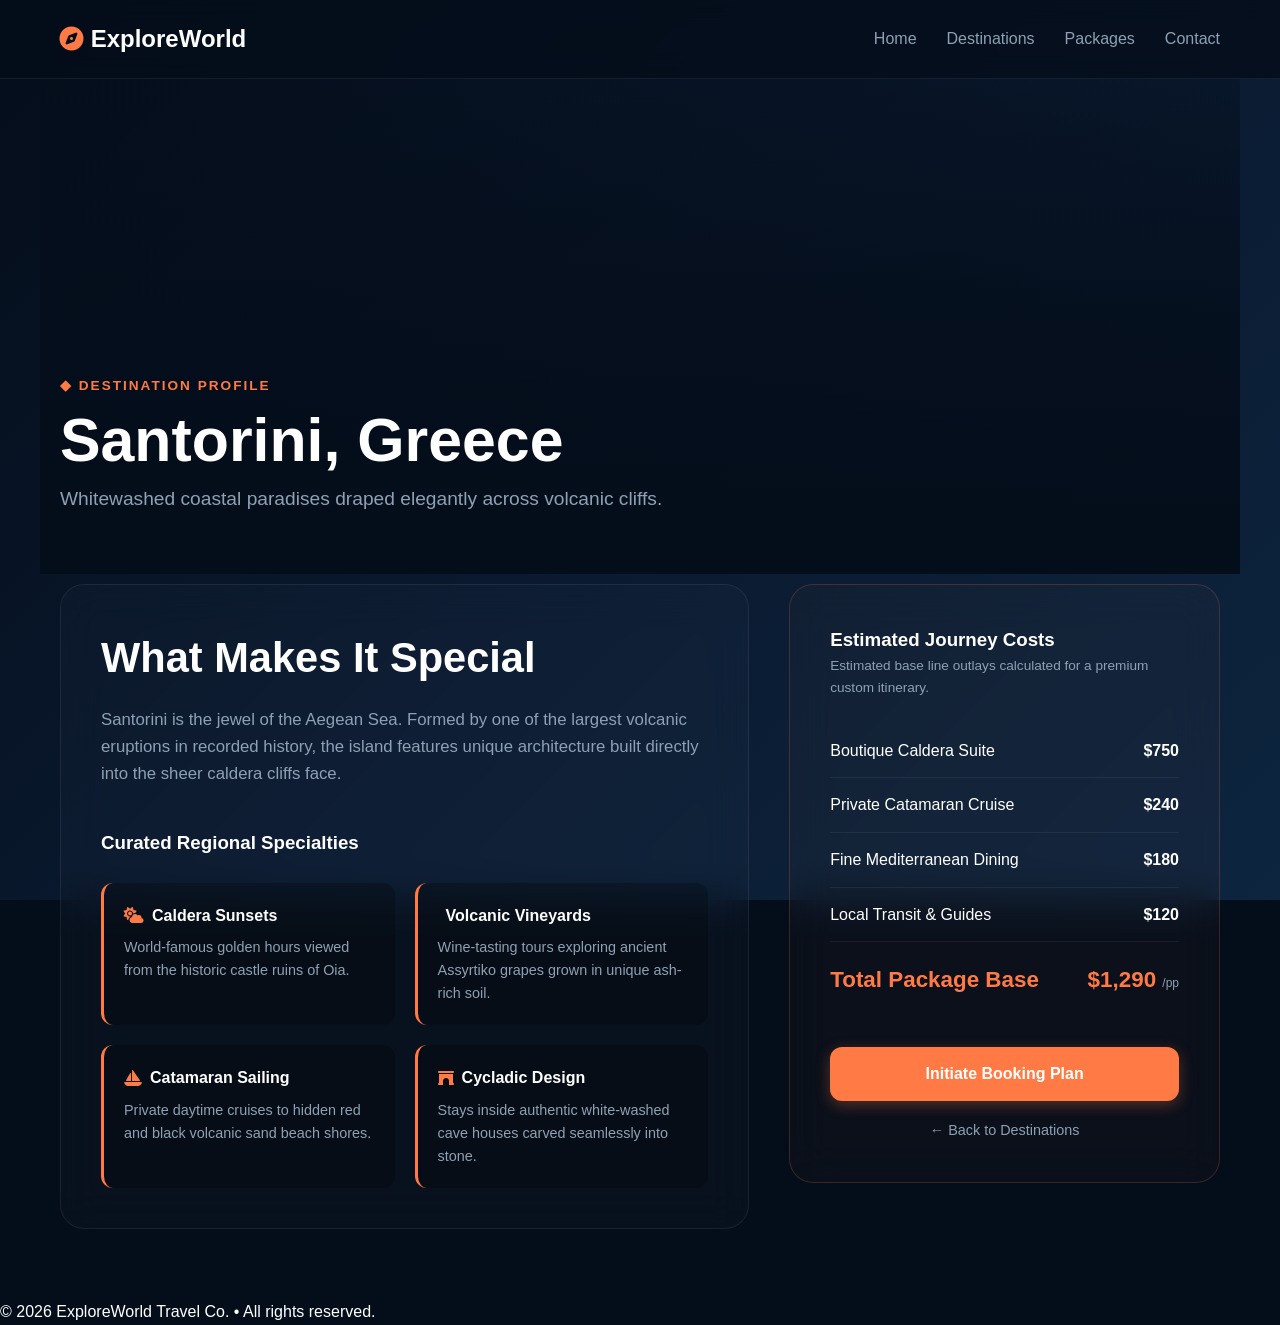
<file: details.html>
<!DOCTYPE html>
<html lang="en">
<head>
    <meta charset="UTF-8">
    <meta name="viewport" content="width=device-width, initial-scale=1.0">
    <title>Destination Profile | ExploreWorld</title>
    <link rel="stylesheet" href="style.css">
    <link rel="stylesheet" href="https://cdnjs.cloudflare.com/ajax/libs/font-awesome/6.4.0/css/all.min.css">
    <style>
        .details-hero {
            min-height: 55vh;
            background-size: cover;
            background-position: center;
            display: flex;
            align-items: flex-end;
            padding: 60px 20px;
            position: relative;
        }
        .details-hero::before {
            content: '';
            position: absolute;
            top: 0; left: 0; right: 0; bottom: 0;
            background: linear-gradient(rgba(4, 13, 26, 0.2), rgba(4, 13, 26, 0.95));
        }
        .hero-title-container {
            max-width: 1200px;
            margin: 0 auto;
            width: 100%;
            position: relative;
            z-index: 2;
        }
        .info-matrix {
            display: grid;
            grid-template-columns: 1.6fr 1fr;
            gap: 40px;
            margin-top: -30px;
            position: relative;
            z-index: 10;
        }
        .showcase-panel {
            background: rgba(255, 255, 255, 0.02);
            backdrop-filter: blur(20px);
            -webkit-backdrop-filter: blur(20px);
            border: 1px solid var(--glass-border);
            padding: 40px;
            border-radius: 24px;
            margin-bottom: 30px;
        }
        .spec-grid {
            display: grid;
            grid-template-columns: 1fr 1fr;
            gap: 20px;
            margin-top: 25px;
        }
        .spec-item {
            background: rgba(0, 0, 0, 0.25);
            padding: 20px;
            border-radius: 12px;
            border-left: 3px solid var(--accent-orange);
        }
        .spec-item h4 {
            margin-bottom: 8px;
            color: #fff;
            display: flex;
            align-items: center;
            gap: 8px;
        }
        .cost-row {
            display: flex;
            justify-content: space-between;
            padding: 14px 0;
            border-bottom: 1px solid rgba(255,255,255,0.06);
        }
        .cost-row.total {
            border-bottom: none;
            font-size: 1.4rem;
            font-weight: bold;
            color: var(--accent-orange);
            padding-top: 20px;
        }
        @media(max-width: 768px) {
            .info-matrix {
                grid-template-columns: 1fr;
                margin-top: 20px;
            }
            .spec-grid {
                grid-template-columns: 1fr;
            }
        }
    </style>
</head>
<body>

    <!-- Shared Navigation Bar -->
    <header>
        <div class="navbar">
            <div class="logo">
                <a href="index.html" style="color: inherit; text-decoration: none;"><i class="fa-solid fa-compass"></i> ExploreWorld</a>
            </div>
            <nav>
                <ul class="nav-links">
                    <li><a href="index.html#home">Home</a></li>
                    <li><a href="index.html#destinations">Destinations</a></li>
                    <li><a href="index.html#packages">Packages</a></li>
                    <li><a href="index.html#contact">Contact</a></li>
                </ul>
            </nav>
        </div>
    </header>

    <!-- Dynamic Target Hero Section -->
    <section class="details-hero" id="dynamicHero">
        <div class="hero-title-container">
            <p class="orange-label">&#9670; DESTINATION PROFILE</p>
            <h1 id="destTitle" style="font-size: 3.8rem; line-height: 1.1;">Loading...</h1>
            <p id="destSubtitle" style="color: var(--text-muted); font-size: 1.2rem; margin-top: 10px;"></p>
        </div>
    </section>

    <!-- Main Content Presentation Matrix -->
    <main style="max-width: 1200px; margin: 0 auto; padding: 40px 20px;">
        <div class="info-matrix">
            
            <!-- Left: Dynamic Specialties Block -->
            <div>
                <div class="showcase-panel">
                    <h2>What Makes It Special</h2>
                    <p id="destLongDesc" style="color: var(--text-muted); margin-top: 15px; font-size: 1.05rem;"></p>
                    
                    <h3 style="margin-top: 40px;">Curated Regional Specialties</h3>
                    <div class="spec-grid" id="specGridContainer">
                        <!-- Filled Programmatically by Engine -->
                    </div>
                </div>
            </div>

            <!-- Right: Cost Estimation Engine Wrap Card -->
            <div>
                <div class="showcase-panel" style="background: rgba(255, 122, 69, 0.03); border-color: rgba(255, 122, 69, 0.2);">
                    <h3>Estimated Journey Costs</h3>
                    <p style="font-size: 0.85rem; color: var(--text-muted); margin-bottom: 25px;">Estimated base line outlays calculated for a premium custom itinerary.</p>
                    
                    <div id="costItemsContainer">
                        <!-- Items rendered via script -->
                    </div>
                    
                    <div class="cost-row total">
                        <span>Total Package Base</span>
                        <span id="costTotalDisplay">$0 <span style="font-size: 0.75rem; color: var(--text-muted); font-weight: normal;">/pp</span></span>
                    </div>

                    <a href="index.html#contact" class="btn btn-primary" style="display: block; text-align: center; margin-top: 35px; border-radius: 12px; text-decoration: none;">Initiate Booking Plan</a>
                    <a href="index.html#destinations" style="display: block; text-align: center; margin-top: 18px; color: var(--text-muted); text-decoration: none; font-size: 0.9rem;">&larr; Back to Destinations</a>
                </div>
            </div>

        </div>
    </main>

    <!-- Static Footer Reference -->
    <footer>
        <p class="copyright">&copy; 2026 ExploreWorld Travel Co. • All rights reserved.</p>
    </footer>

    <!-- Core Dynamic Data Injector Script Engine -->
    <script>
        document.addEventListener("DOMContentLoaded", () => {
            // Master Database Array for all six key locations
            const destinationDatabase = {
                santorini: {
                    title: "Santorini, Greece",
                    subtitle: "Whitewashed coastal paradises draped elegantly across volcanic cliffs.",
                    image: "https://images.unsplash.com/photo-1570077188670-e3a8d69ac5ff?auto=format&fit=crop&w=1920&q=80",
                    desc: "Santorini is the jewel of the Aegean Sea. Formed by one of the largest volcanic eruptions in recorded history, the island features unique architecture built directly into the sheer caldera cliffs face.",
                    specialties: [
                        { icon: "fa-solid fa-cloud-sun", title: "Caldera Sunsets", text: "World-famous golden hours viewed from the historic castle ruins of Oia." },
                        { icon: "fa-solid fa-wine-glass-laverne", title: "Volcanic Vineyards", text: "Wine-tasting tours exploring ancient Assyrtiko grapes grown in unique ash-rich soil." },
                        { icon: "fa-solid fa-sailboat", title: "Catamaran Sailing", text: "Private daytime cruises to hidden red and black volcanic sand beach shores." },
                        { icon: "fa-solid fa-archway", title: "Cycladic Design", text: "Stays inside authentic white-washed cave houses carved seamlessly into stone." }
                    ],
                    costs: [ { item: "Boutique Caldera Suite", price: 750 }, { item: "Private Catamaran Cruise", price: 240 }, { item: "Fine Mediterranean Dining", price: 180 }, { item: "Local Transit & Guides", price: 120 } ],
                    total: "$1,290"
                },
                kyoto: {
                    title: "Kyoto, Japan",
                    subtitle: "The historic heart of traditional Japanese culture, shrines, and bamboo forests.",
                    image: "https://images.unsplash.com/photo-1493976040374-85c8e12f0c0e?auto=format&fit=crop&w=1920&q=80",
                    desc: "Kyoto offers a serene escape into historical Japan. Boasting thousands of classical Buddhist temples, gardens, imperial palaces, and traditional wooden merchant houses, it retains an atmosphere of timeless elegance.",
                    specialties: [
                        { icon: "fa-solid fa-tree", title: "Bamboo Forest Trails", text: "Early morning therapeutic walks through towering, whispering bamboo groves in Arashiyama." },
                        { icon: "fa-solid fa-torii-gate", title: "Torii Gate Shrines", text: "The iconic mountain hike winding through thousands of vermilion gates at Fushimi Inari." },
                        { icon: "fa-solid fa-mug-saucer", title: "Matcha Ceremonies", text: "Authentic, meditative tea rituals hosted by local master artisans in quiet wooden tea houses." },
                        { icon: "fa-solid fa-person-dress", title: "Gion Heritage Walk", text: "Evening excursions through flagstone lantern-lit streets rich with geisha culture history." }
                    ],
                    costs: [ { item: "Luxury Ryokan Stay", price: 980 }, { item: "Artisanal Kaiseki Dinners", price: 380 }, { item: "Private Temple Curator Tour", price: 300 }, { item: "Bullet Train Transfers", price: 180 } ],
                    total: "$1,840"
                },
                goa: {
                    title: "Goa, India",
                    subtitle: "Sunkissed golden coastlines intertwined with vibrant Portuguese colonial heritage.",
                    image: "https://images.unsplash.com/photo-1512343879784-a960bf40e7f2?auto=format&fit=crop&w=1920&q=80",
                    desc: "Stretching along the Arabian Sea, Goa blends scenic tropical beauty with a laid-back, rich lifestyle. Known for historic architecture, spice farms, and diverse coastal options, it caters perfectly to both relaxation and high energy.",
                    specialties: [
                        { icon: "fa-solid fa-umbrella-beach", title: "Unexplored Beaches", text: "Quiet retreat spaces hidden down south away from common foot traffic lanes." },
                        { icon: "fa-solid fa-church", title: "Latin Quarter Architecture", text: "Guided walking trips exploring bright pastel, historic Portuguese villas in Panjim." },
                        { icon: "fa-solid fa-pepper-hot", title: "Spice Plantations", text: "Sensory walking tours tracking raw vanilla, cardamon and cocoa farms with local lunches." },
                        { icon: "fa-solid fa-shrimp", title: "Seafood Gastronomy", text: "Beachside culinary shacks making rich, fresh, traditional coconut-infused curry dishes." }
                    ],
                    costs: [ { item: "Heritage Beach Villa", price: 210 }, { item: "Spice Plantation Charter", price: 60 }, { item: "Coastal Seafood Dining", price: 100 }, { item: "Private Vehicle Hire", price: 80 } ],
                    total: "$450"
                },
                maldives: {
                    title: "The Maldives",
                    subtitle: "An idyllic paradise of low-lying coral islands scattered across the Indian Ocean.",
                    image: "https://images.unsplash.com/photo-1514282401047-d79a71a590e8?auto=format&fit=crop&w=1920&q=80",
                    desc: "The Maldives is synonymous with luxury, isolation, and unparalleled marine environments. Comprising 26 natural atolls, this geographic marvel sits perfectly atop a vast underwater mountain range, creating crystal clear lagoons protected from strong open ocean waves.",
                    specialties: [
                        { icon: "fa-solid fa-house-chimney-water", title: "Overwater Living", text: "Architectural wonders offering direct private ladder entry straight into live, pulsing coral reefs." },
                        { icon: "fa-solid fa-fish-fins", title: "Marine Architecture", text: "Home to Baa Atoll, a UNESCO Biosphere Reserve hosting thousands of manta rays and whale sharks." },
                        { icon: "fa-solid fa-utensils", title: "Sub-Aquatic Dining", text: "World-renowned restaurants situated five meters beneath the sea surface with panoramic glass views." },
                        { icon: "fa-solid fa-umbrella-beach", title: "Private Sandbanks", text: "Curated experiences where an entire micro-island is booked exclusively for your afternoon dining." }
                    ],
                    costs: [ { item: "Luxury Overwater Lodge", price: 1650 }, { item: "Seaplane Island Transfers", price: 440 }, { item: "Guided Coral Snorkel Excursion", price: 350 }, { item: "All-Inclusive Resort Dining", price: 350 } ],
                    total: "$2,790"
                },
                bali: {
                    title: "Bali, Indonesia",
                    subtitle: "Emerald terrace rice fields, mist-veiled temples, and pristine surf cliffs.",
                    image: "https://images.unsplash.com/photo-1537996194471-e657df975ab4?auto=format&fit=crop&w=1920&q=80",
                    desc: "Famously known as the Island of the Gods, Bali attracts travelers via highly varied landscapes. From peaceful volcanic jungle valleys in the interior to dramatic sunset sea cliffs along the southern edge, it radiates authentic spirituality.",
                    specialties: [
                        { icon: "fa-solid fa-seedling", title: "Emerald Rice Terraces", text: "Sunrise valley walks checking historic Subak irrigation systems in Tegalalang." },
                        { icon: "fa-solid fa-mountain", title: "Volcanic Hikes", text: "Pre-dawn guided ascents up Mount Batur to catch morning breaks above cloudy blankets." },
                        { icon: "fa-solid fa-om", title: "Clifftop Sea Temples", text: "Experiencing traditional Kecak fire dances backdropped by ocean horizons at Uluwatu." },
                        { icon: "fa-solid fa-spa", title: "Holistic Eco-Resorts", text: "Wellness structures made entirely of sustainable bamboo materials integrated into jungles." }
                    ],
                    costs: [ { item: "Jungle Pool Private Villa", price: 480 }, { item: "Mount Batur Trek & Tour", price: 120 }, { item: "Organic Wellness Meals", price: 140 }, { item: "Private Chauffeur Escort", price: 150 } ],
                    total: "$890"
                },
                paris: {
                    title: "Paris, France",
                    subtitle: "Timeless neoclassical boulevards, unparalleled artwork galleries, and romantic bistros.",
                    image: "https://images.unsplash.com/photo-1502602898657-3e91760cbb34?auto=format&fit=crop&w=1920&q=80",
                    desc: "Paris remains a global epicenter for fashion, fine culinary arts, architecture, and art history. Wandering its broad cobblestone avenues means tracing the steps of legendary creatives along the banks of the River Seine.",
                    specialties: [
                        { icon: "fa-solid fa-palette", title: "VIP Museum Galleries", text: "After-hours curated entries into the Louvre or Musée d'Orsay escaping major tourist lines." },
                        { icon: "fa-solid fa-bread-slice", title: "Artisanal Baking Courses", text: "Hands-on masterclasses matching you with French chefs to bake hot croissants and baguettes." },
                        { icon: "fa-solid fa-ship", title: "Seine River Dinner Cruises", text: "Sailing under historic glowing architectural arches while eating multi-course classic French menus." },
                        { icon: "fa-solid fa-champagne-glasses", title: "Secret Rooftop Lounges", text: "Sipping drinks atop hidden city balconies looking directly onto the sparkling Eiffel Tower." }
                    ],
                    costs: [ { item: "Haussmann Hotel Suite", price: 690 }, { item: "Private Museum Curator Tour", price: 260 }, { item: "Seine River Cruise Seating", price: 220 }, { item: "Michelin Guide Dinners", price: 180 } ],
                    total: "$1,350"
                }
            };

            // Parse URL Query parameter matching key values (?goto=...)
            const urlParams = new URLSearchParams(window.location.search);
            const targetKey = urlParams.get("goto");

            // Safeguard fallback: if invalid query value, load Santorini defaults
            const data = destinationDatabase[targetKey] || destinationDatabase.santorini;

            // Inject core strings and background layout styles
            document.getElementById("dynamicHero").style.backgroundImage = `linear-gradient(rgba(4, 13, 26, 0.2), rgba(4, 13, 26, 0.95)), url('${data.image}')`;
            document.getElementById("destTitle").innerText = data.title;
            document.getElementById("destSubtitle").innerText = data.subtitle;
            document.getElementById("destLongDesc").innerText = data.desc;
            document.getElementById("costTotalDisplay").innerHTML = `${data.total} <span style="font-size: 0.75rem; color: var(--text-muted); font-weight: normal;">/pp</span>`;

            // Loop and assemble Specialties Grid list
            const specContainer = document.getElementById("specGridContainer");
            specContainer.innerHTML = ""; // Clear
            data.specialties.forEach(spec => {
                specContainer.innerHTML += `
                    <div class="spec-item">
                        <h4><i class="${spec.icon}" style="color: var(--accent-orange);"></i> ${spec.title}</h4>
                        <p style="font-size: 0.9rem; color: var(--text-muted);">${spec.text}</p>
                    </div>
                `;
            });

            // Loop and assemble Cost Breakdown Rows list
            const costContainer = document.getElementById("costItemsContainer");
            costContainer.innerHTML = ""; // Clear
            data.costs.forEach(c => {
                costContainer.innerHTML += `
                    <div class="cost-row">
                        <span>${c.item}</span>
                        <strong>$${c.price}</strong>
                    </div>
                `;
            });
        });
    </script>
</body>
</html>
</file>
<file: style.css>
/* Revamped Cinematic Dark Palette Variables */
:root {
    --bg-base: #040d1a;
    --bg-gradient: linear-gradient(135deg, #040d1a 0%, #0a192f 50%, #0d253f 100%);
    --glass-bg: rgba(255, 255, 255, 0.03);
    --glass-border: rgba(255, 255, 255, 0.07);
    --glass-input-bg: rgba(0, 0, 0, 0.25);
    --text-main: #ffffff;
    --text-muted: #8ea1b4;
    --accent-orange: #ff7a45;
    --accent-green: #2ecc71;
    --font-stack: -apple-system, BlinkMacSystemFont, "Segoe UI", Roboto, Arial, sans-serif;
}

* {
    margin: 0;
    padding: 0;
    box-sizing: border-box;
}

html {
    scroll-behavior: smooth;
}

/* Base Body with Continuous Fluid Ambient Gradient Background */
body {
    font-family: var(--font-stack);
    background: var(--bg-base);
    background-image: var(--bg-gradient);
    background-attachment: fixed;
    color: var(--text-main);
    line-height: 1.6;
}

/* Header & Nav Layout */
header {
    background: rgba(4, 13, 26, 0.8);
    backdrop-filter: blur(12px);
    position: sticky;
    top: 0;
    z-index: 1000;
    border-bottom: 1px solid var(--glass-border);
}

.navbar {
    display: flex;
    justify-content: space-between;
    align-items: center;
    max-width: 1200px;
    margin: 0 auto;
    padding: 20px;
}

.logo {
    font-size: 1.5rem;
    font-weight: 700;
    display: flex;
    align-items: center;
    gap: 10px;
}

.logo i {
    color: var(--accent-orange);
}

.nav-links {
    display: flex;
    list-style: none;
    gap: 30px;
}

.nav-links a {
    color: var(--text-muted);
    text-decoration: none;
    font-weight: 500;
    transition: color 0.3s;
}

.nav-links a:hover {
    color: var(--text-main);
}

.menu-toggle {
    display: none;
    font-size: 1.5rem;
    cursor: pointer;
}

/* Hero Display UI Structure */
.hero {
    min-height: 85vh;
    background: linear-gradient(rgba(4, 13, 26, 0.4), rgba(4, 13, 26, 0.85)), 
                url('https://images.unsplash.com/photo-1504893524553-ac55fce698be?auto=format&fit=crop&w=1920&q=80') center/cover no-repeat;
    display: flex;
    flex-direction: column;
    justify-content: center;
    align-items: center;
    text-align: center;
    padding: 40px 20px;
    position: relative;
}

.hero-subtitle {
    color: var(--accent-orange);
    letter-spacing: 4px;
    font-size: 0.9rem;
    margin-bottom: 15px;
    font-weight: 600;
}

.hero h1 {
    font-size: 3.5rem;
    max-width: 800px;
    line-height: 1.2;
    margin-bottom: 20px;
}

.hero-text {
    font-size: 1.2rem;
    color: var(--text-muted);
    max-width: 600px;
    margin-bottom: 35px;
}

.hero-buttons {
    display: flex;
    gap: 20px;
    margin-bottom: 50px;
}

/* Button Component Styles */
.btn {
    padding: 14px 28px;
    border-radius: 30px;
    font-weight: 600;
    text-decoration: none;
    cursor: pointer;
    transition: transform 0.2s, background-color 0.3s, box-shadow 0.3s;
    border: none;
}

.btn-primary {
    background-color: var(--accent-orange);
    color: white;
    box-shadow: 0 4px 15px rgba(255, 122, 69, 0.3);
}

.btn-secondary {
    background-color: rgba(255, 255, 255, 0.05);
    color: white;
    border: 1px solid var(--glass-border);
    backdrop-filter: blur(5px);
}

.btn:hover {
    transform: translateY(-2px);
    box-shadow: 0 6px 20px rgba(255, 122, 69, 0.4);
}

/* Search widget engineered with elegant premium Glassmorphism layer */
.search-container {
    background: rgba(10, 25, 47, 0.6);
    backdrop-filter: blur(16px);
    -webkit-backdrop-filter: blur(16px);
    border: 1px solid var(--glass-border);
    padding: 15px;
    border-radius: 50px;
    box-shadow: 0 20px 40px rgba(0, 0, 0, 0.4);
    max-width: 900px;
    width: 100%;
}

.search-form {
    display: grid;
    grid-template-columns: 2fr 1.5fr 1.5fr 1fr;
    gap: 10px;
    align-items: center;
}

.search-input {
    display: flex;
    align-items: center;
    background: var(--glass-input-bg);
    border: 1px solid rgba(255, 255, 255, 0.03);
    padding: 12px 20px;
    border-radius: 30px;
    gap: 10px;
}

.search-input i {
    color: var(--accent-orange);
}

.search-input input, .search-input select {
    background: none;
    border: none;
    color: white;
    outline: none;
    width: 100%;
    font-size: 0.95rem;
    cursor: pointer;
}

/* Context styling inside the custom popups */
.search-input select option, .form-group select option {
    background-color: #0a192f;
    color: white;
}

.search-input input::placeholder {
    color: var(--text-muted);
}

.btn-search {
    background-color: var(--accent-orange);
    color: white;
    border: none;
    border-radius: 30px;
    padding: 12px;
    font-weight: 600;
    cursor: pointer;
    height: 100%;
    transition: background-color 0.2s;
}

.btn-search:hover {
    background-color: #ff9166;
}

/* Section Configurations */
section {
    padding: 90px 20px;
    max-width: 1200px;
    margin: 0 auto;
}

h2 {
    font-size: 2.6rem;
    margin-bottom: 15px;
    font-weight: 700;
}

.section-desc {
    color: var(--text-muted);
    margin-bottom: 50px;
    max-width: 600px;
}

.orange-label {
    color: var(--accent-orange);
    font-size: 0.85rem;
    letter-spacing: 2px;
    font-weight: bold;
    margin-bottom: 10px;
}

/* Card items engineered onto sleek frosted glass panels */
.destinations-grid, .packages-container {
    display: grid;
    grid-template-columns: repeat(auto-fit, minmax(340px, 1fr));
    gap: 30px;
}

.dest-card, .package-card {
    background: var(--glass-bg);
    backdrop-filter: blur(10px);
    -webkit-backdrop-filter: blur(10px);
    border: 1px solid var(--glass-border);
    border-radius: 16px;
    overflow: hidden;
    transition: transform 0.3s cubic-bezier(0.25, 1, 0.5, 1), box-shadow 0.3s;
}

.dest-card:hover, .package-card:hover {
    transform: translateY(-6px);
    box-shadow: 0 15px 30px rgba(0, 0, 0, 0.4);
    border-color: rgba(255, 255, 255, 0.15);
}

.dest-img, .package-img {
    height: 250px;
    background-size: cover;
    background-position: center;
    position: relative;
    padding: 20px;
    display: flex;
    justify-content: space-between;
    align-items: flex-start;
}

.tag, .badge {
    background: white;
    color: #040d1a;
    font-size: 0.75rem;
    padding: 5px 12px;
    font-weight: bold;
    border-radius: 20px;
}

.badge {
    background-color: var(--accent-orange);
    color: white;
    font-size: 0.9rem;
}

.price-tag {
    background: rgba(4, 13, 26, 0.8);
    backdrop-filter: blur(5px);
    font-size: 0.85rem;
    padding: 6px 14px;
    border-radius: 20px;
    border: 1px solid rgba(255, 255, 255, 0.05);
}

.dest-info, .package-content {
    padding: 25px;
}

.location, .package-meta {
    font-size: 0.8rem;
    color: var(--accent-orange);
    letter-spacing: 1px;
    margin-bottom: 5px;
}

.package-meta {
    display: flex;
    justify-content: space-between;
    color: var(--text-muted);
    margin-bottom: 15px;
}

.dest-info h3, .package-card h3 {
    font-size: 1.5rem;
    margin-bottom: 10px;
}

.dest-info p {
    color: var(--text-muted);
    font-size: 0.95rem;
    margin-bottom: 20px;
}

.plan-link {
    color: var(--text-main);
    text-decoration: none;
    font-weight: 600;
    transition: color 0.2s;
}

.plan-link:hover {
    color: var(--accent-orange);
}

.package-features {
    list-style: none;
    margin-bottom: 25px;
}

.package-features li {
    margin-bottom: 8px;
    font-size: 0.95rem;
}

.package-features i {
    color: var(--accent-green);
    margin-right: 10px;
}

.package-footer {
    display: flex;
    justify-content: space-between;
    align-items: center;
    border-top: 1px solid var(--glass-border);
    padding-top: 20px;
}

.per-person {
    font-size: 0.75rem;
    color: var(--text-muted);
}

.price {
    font-size: 1.5rem;
    font-weight: bold;
}

/* Reviews UI Layout */
.testimonial-card {
    background: var(--glass-bg);
    backdrop-filter: blur(10px);
    border: 1px solid var(--glass-border);
    padding: 40px;
    border-radius: 20px;
    max-width: 600px;
}

.stars {
    color: var(--accent-orange);
    margin-bottom: 20px;
}

blockquote {
    font-size: 1.2rem;
    font-style: italic;
    margin-bottom: 25px;
}

.author {
    display: flex;
    align-items: center;
    gap: 15px;
}

.author img {
    width: 50px;
    height: 50px;
    border-radius: 50%;
    object-fit: cover;
}

/* Contact Block Form Container setup with Glassmorphism matching look */
.contact-container {
    display: grid;
    grid-template-columns: 1fr 1.2fr;
    gap: 60px;
    background: rgba(255, 255, 255, 0.02);
    backdrop-filter: blur(20px);
    -webkit-backdrop-filter: blur(20px);
    border: 1px solid var(--glass-border);
    padding: 50px;
    border-radius: 24px;
    box-shadow: 0 20px 50px rgba(0, 0, 0, 0.3);
}

.info-blocks {
    display: flex;
    flex-direction: column;
    gap: 25px;
    margin-top: 35px;
}

.info-item {
    display: flex;
    align-items: center;
    gap: 20px;
}

.info-item i {
    font-size: 1.2rem;
    color: var(--accent-orange);
    background: rgba(255, 122, 69, 0.1);
    padding: 15px;
    border-radius: 50%;
    width: 50px;
    height: 50px;
    display: flex;
    justify-content: center;
    align-items: center;
}

.form-group {
    display: flex;
    flex-direction: column;
    gap: 8px;
    margin-bottom: 15px;
}

.form-group label {
    font-size: 0.75rem;
    color: var(--text-muted);
}

.form-group input, .form-group textarea, .form-group select {
    background-color: var(--glass-input-bg);
    border: 1px solid var(--glass-border);
    border-radius: 8px;
    padding: 14px;
    color: white;
    outline: none;
    font-size: 1rem;
    width: 100%;
    transition: border-color 0.2s;
}

.form-group select {
    cursor: pointer;
}

.form-group input:focus, .form-group textarea:focus, .form-group select:focus {
    border-color: var(--accent-orange);
}

.btn-submit {
    background-color: var(--accent-orange);
    color: white;
    padding: 15px;
    border-radius: 8px;
    font-size: 1rem;
    width: 100%;
}

/* Global Notification Toast */
.toast {
    position: fixed;
    top: 30px;
    left: 50%;
    transform: translateX(-50%);
    background-color: #10b981;
    color: white;
    padding: 12px 24px;
    border-radius: 30px;
    display: flex;
    align-items: center;
    gap: 10px;
    box-shadow: 0 4px 15px rgba(0,0,0,0.3);
    z-index: 4000;
    transition: opacity 0.3s, top 0.3s;
}

.toast.hidden {
    opacity: 0;
    top: 10px;
    pointer-events: none;
}

/* Payment Modal Window Styles */
.modal-overlay {
    position: fixed;
    top: 0;
    left: 0;
    width: 100%;
    height: 100%;
    background-color: rgba(4, 13, 26, 0.85);
    backdrop-filter: blur(8px);
    display: flex;
    justify-content: center;
    align-items: center;
    z-index: 3000;
    transition: opacity 0.3s ease;
}

.modal-overlay.hidden {
    opacity: 0;
    pointer-events: none;
}

.modal-card {
    background-color: #0a192f;
    border: 1px solid var(--glass-border);
    border-radius: 20px;
    width: 90%;
    max-width: 450px;
    padding: 25px;
    box-shadow: 0 15px 40px rgba(0, 0, 0, 0.5);
}

.modal-header {
    display: flex;
    justify-content: space-between;
    align-items: center;
    border-bottom: 1px solid var(--glass-border);
    padding-bottom: 15px;
    margin-bottom: 20px;
}

.close-modal {
    background: none;
    border: none;
    color: var(--text-muted);
    font-size: 1.8rem;
    cursor: pointer;
}

.booking-summary {
    background-color: var(--bg-base);
    padding: 15px;
    border-radius: 12px;
    margin-bottom: 20px;
    border-left: 4px solid var(--accent-orange);
}

.text-orange {
    color: var(--accent-orange);
}

.form-row {
    display: grid;
    grid-template-columns: 1fr 1fr;
    gap: 15px;
}

.input-icon-wrapper {
    position: relative;
    display: flex;
    align-items: center;
}

.input-icon-wrapper i {
    position: absolute;
    right: 15px;
    color: var(--text-muted);
}

.btn-pay {
    background-color: var(--accent-green) !important;
}

/* Footer UI Markup */
/* --- Contact Email Link Styling --- */
.info-item a {
    color: #ffffff;
    text-decoration: none;
    transition: color 0.2s ease;
}

.info-item a:hover {
    color: #ff6f43; /* Changes to match your brand orange accent on hover */
}

/* --- Footer Social Icons Menu System --- */
.footer-socials {
    display: flex;
    justify-content: center;
    gap: 25px;
    margin: 20px 0;
    flex-wrap: wrap;
}

.footer-socials a {
    color: #cbd5e0;
    text-decoration: none;
    font-size: 0.95rem;
    display: flex;
    align-items: center;
    gap: 8px;
    transition: color 0.3s ease, transform 0.2s ease;
}

/* Visual flare effects on user cursor hover */
.footer-socials a:hover {
    color: #ff6f43;
    transform: translateY(-2px);
}

.footer-socials i {
    font-size: 1.2rem;
}
/* Responsive Overrides */
@media(max-width: 768px) {
    .nav-links {
        display: none;
        flex-direction: column;
        width: 100%;
        background-color: var(--bg-base);
        position: absolute;
        top: 70px;
        left: 0;
        padding: 20px;
    }

    .nav-links.active {
        display: flex;
    }

    .menu-toggle {
        display: block;
    }

    .hero h1 {
        font-size: 2.2rem;
    }

    .search-form {
        grid-template-columns: 1fr;
    }

    .contact-container {
        grid-template-columns: 1fr;
        padding: 25px;
    }
}
/* Hero / Welcome Banner Section */
.hero {
    position: relative;
    min-height: 80vh; /* Adjust height based on your layout preference */
    display: flex;
    flex-direction: column;
    justify-content: center;
    align-items: center;
    text-align: center;
    padding: 100px 20px;
    color: #ffffff;
    
    /* Apply the image from image_0eecad.jpg */
    background-image: linear-gradient(rgba(0, 0, 0, 0.5), rgba(0, 0, 0, 0.6)), url('image_0eecad.jpg');
    background-size: cover;
    background-position: center;
    background-repeat: no-repeat;
}
.testimonials-grid {
    display: grid;
    grid-template-columns: repeat(auto-fit, minmax(280px, 1fr));
    gap: 30px;
    margin-top: 40px;
    padding: 0 20px;
}

.testimonial-card {
    background: #111e2e; /* Matches your dark app styling */
    padding: 30px;
    border-radius: 8px;
    box-shadow: 0 4px 15px rgba(0, 0, 0, 0.2);
    display: flex;
    flex-direction: column;
    justify-content: space-between;
}

.testimonial-card blockquote {
    font-style: italic;
    color: #e0e0e0;
    line-height: 1.6;
    margin: 15px 0;
}

.testimonial-card .stars {
    color: #ff9f43; /* Warm gold/orange color for stars */
}

.testimonial-card .author {
    display: flex;
    align-items: center;
    gap: 15px;
    margin-top: 15px;
}

.testimonial-card .author img {
    width: 50px;
    height: 50px;
    border-radius: 50%;
    object-fit: cover;
}
/* --- Hero Banner Section --- */
/* --- Home Page Hero Wallpaper Styling --- */
.hero {
    position: relative;
    min-height: 90vh; /* Expansive, full-page wallpaper view */
    display: flex;
    flex-direction: column;
    justify-content: center;
    align-items: center;
    text-align: center;
    padding: 100px 20px;
    color: #ffffff;
    
    /* 
       1. Applies a cold, dark blue-slate overlay to complement the 'cold tones'
       2. References your freshly generated background plate asset
    */
    background-image: linear-gradient(rgba(11, 21, 34, 0.6), rgba(11, 21, 34, 0.7)), url('glacier-lake.jpg');
    background-size: cover;
    background-position: center;
    background-repeat: no-repeat;
    background-attachment: scroll;
}

/* Ensure the subheader matches the orange accents from your screenshot */
.hero-subtitle {
    font-size: 0.9rem;
    letter-spacing: 4px;
    color: #ff6f43; /* Matches Iceland orange accents */
    font-weight: bold;
    margin-bottom: 15px;
}
/* Button Refinements matching image_0e69a7.png */
.btn-book-now {
    background-color: #b84a05; /* Deep ochre/orange tone from the button layout */
    color: #ffffff;
    padding: 14px 32px;
    border-radius: 50px; /* Fully rounded capsule pill shape */
    font-weight: 600;
    text-decoration: none;
    display: inline-block;
    box-shadow: 0 4px 15px rgba(184, 74, 5, 0.3);
}

.btn-explore-outline {
    background-color: transparent;
    color: #ffffff;
    padding: 14px 32px;
    border-radius: 50px; /* Fully rounded capsule pill shape */
    font-weight: 600;
    text-decoration: none;
    display: inline-block;
    border: 1px solid rgba(255, 255, 255, 0.4); /* Transparent border stroke */
    margin-left: 15px;
}
/* Target the calendar icon specifically */
.form-group i, .fa-calendar {
    color: #ffffff; /* Turns the icon solid white */
    opacity: 0.9;   /* Optional: slight transparency to match the screenshot */
}
/* Changes the native browser calendar icon color to white */
input[type="date"]::-webkit-calendar-picker-indicator {
    filter: invert(1) brightness(100%);
}
.hero {
    background-image: linear-gradient(rgba(11, 21, 34, 0.6), rgba(11, 21, 34, 0.7)), 
                      url('https://images.unsplash.com/photo-1506744038136-46273834b3fb?auto=format&fit=crop&w=1200&q=80');
    background-size: cover;
    background-position: center;
}
</file>
